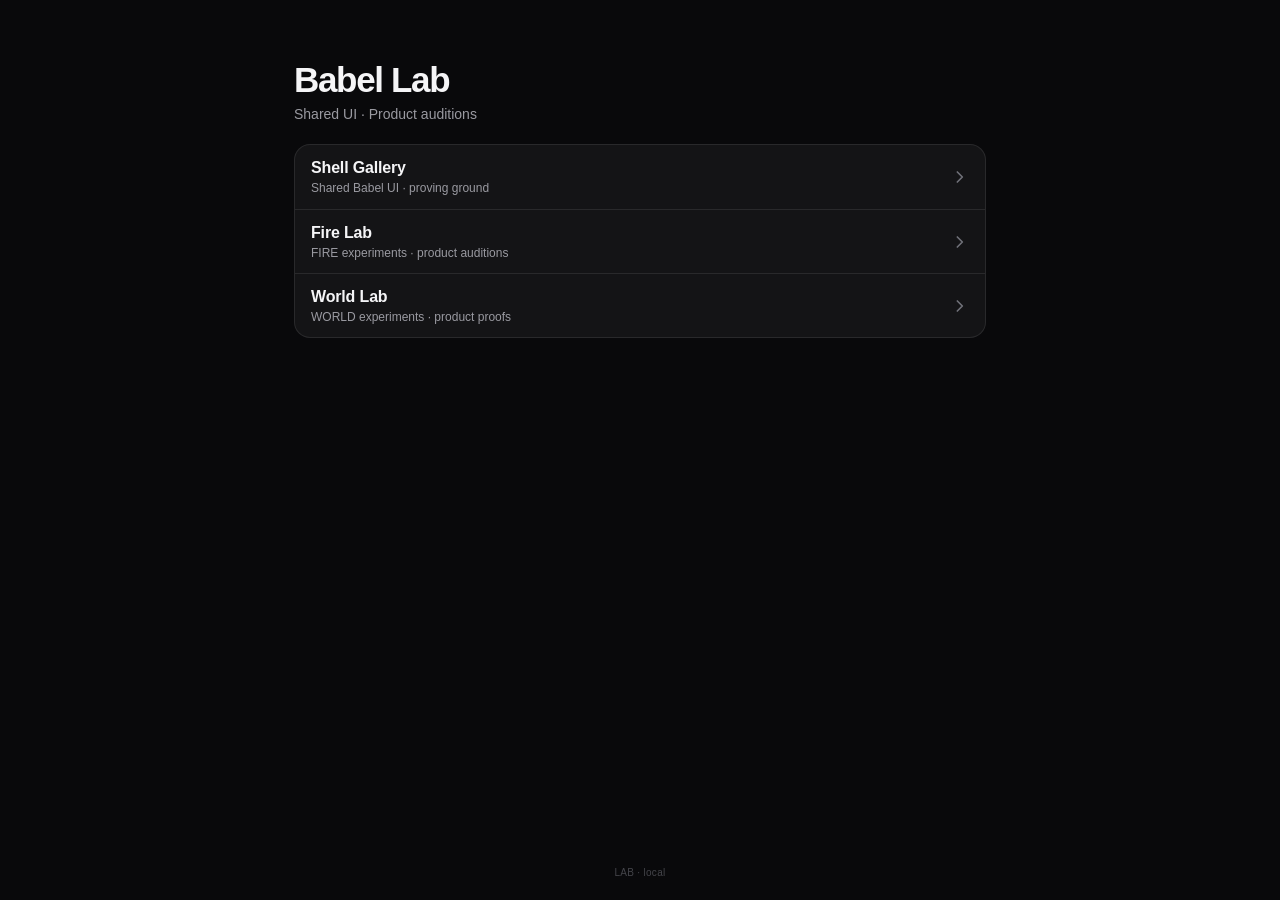
<file: index.html>
<!doctype html>
<html lang="en">
<head>
  <meta charset="utf-8" />
  <meta name="viewport" content="width=device-width,initial-scale=1,viewport-fit=cover" />
  <meta name="theme-color" content="#09090b" />
  <title>Babel Lab</title>
  <link rel="stylesheet" href="shared/lab.css?v=18" />
  <link rel="stylesheet" href="shared/header-reference.css?v=9" />
</head>
<body>
  <main class="lab-shell launcher-shell">
    <header class="lab-header">
      <h1>Babel Lab</h1>
      <p>Shared UI · Product auditions</p>
    </header>

    <section class="launcher-section" aria-label="Lab destinations">
      <div class="experiment-list">
        <a class="experiment-row" href="shell/">
          <span class="experiment-copy"><strong>Shell Gallery</strong><small>Shared Babel UI · proving ground</small></span>
          <span class="row-chevron" aria-hidden="true">›</span>
        </a>
        <a class="experiment-row" href="fire/">
          <span class="experiment-copy"><strong>Fire Lab</strong><small>FIRE experiments · product auditions</small></span>
          <span class="row-chevron" aria-hidden="true">›</span>
        </a>
        <a class="experiment-row" href="world/">
          <span class="experiment-copy"><strong>World Lab</strong><small>WORLD experiments · product proofs</small></span>
          <span class="row-chevron" aria-hidden="true">›</span>
        </a>
      </div>
    </section>

    <p class="lab-version" data-lab-build aria-label="Babel Lab deployed Git revision">LAB · local</p>
  </main>
</body>
</html>
</file>
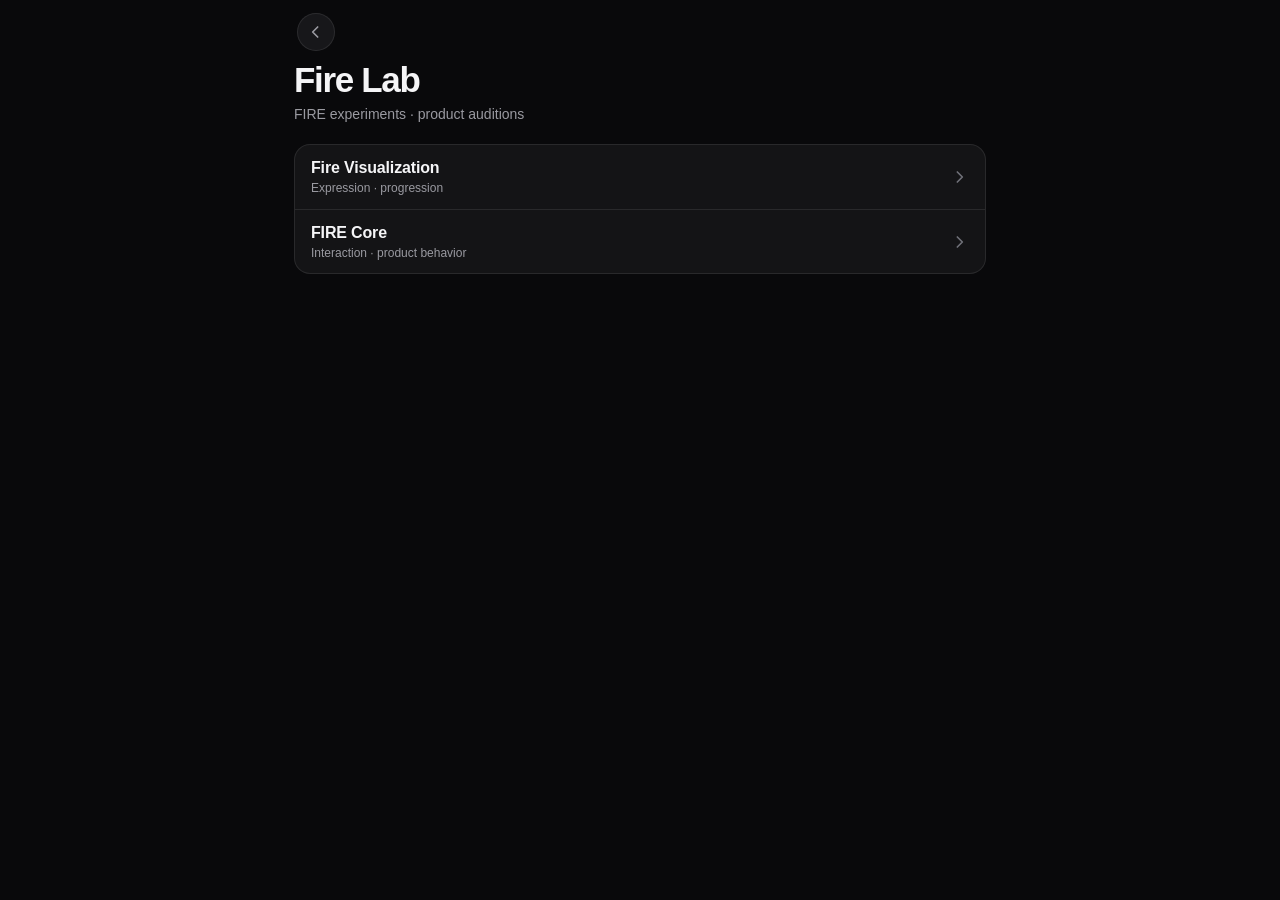
<file: fire/index.html>
<!doctype html>
<html lang="en">
<head>
  <meta charset="utf-8" />
  <meta name="viewport" content="width=device-width,initial-scale=1,viewport-fit=cover" />
  <meta name="theme-color" content="#09090b" />
  <title>Babel Lab — Fire Lab</title>
  <link rel="stylesheet" href="../shared/lab.css?v=18" />
  <link rel="stylesheet" href="../shared/header-reference.css?v=9" />
</head>
<body>
  <main class="lab-shell launcher-shell">
    <header class="lab-topbar">
      <a class="back-link" href="../" aria-label="Back to Babel Lab">←</a>
    </header>

    <header class="lab-page-header">
      <h1>Fire Lab</h1>
      <p>FIRE experiments · product auditions</p>
    </header>

    <section class="launcher-section" aria-label="FIRE experiments">
      <div class="experiment-list">
        <a class="experiment-row" href="visualization/">
          <span class="experiment-copy"><strong>Fire Visualization</strong><small>Expression · progression</small></span>
          <span class="row-chevron" aria-hidden="true">›</span>
        </a>
        <a class="experiment-row" href="core/">
          <span class="experiment-copy"><strong>FIRE Core</strong><small>Interaction · product behavior</small></span>
          <span class="row-chevron" aria-hidden="true">›</span>
        </a>
      </div>
    </section>
  </main>
</body>
</html>
</file>
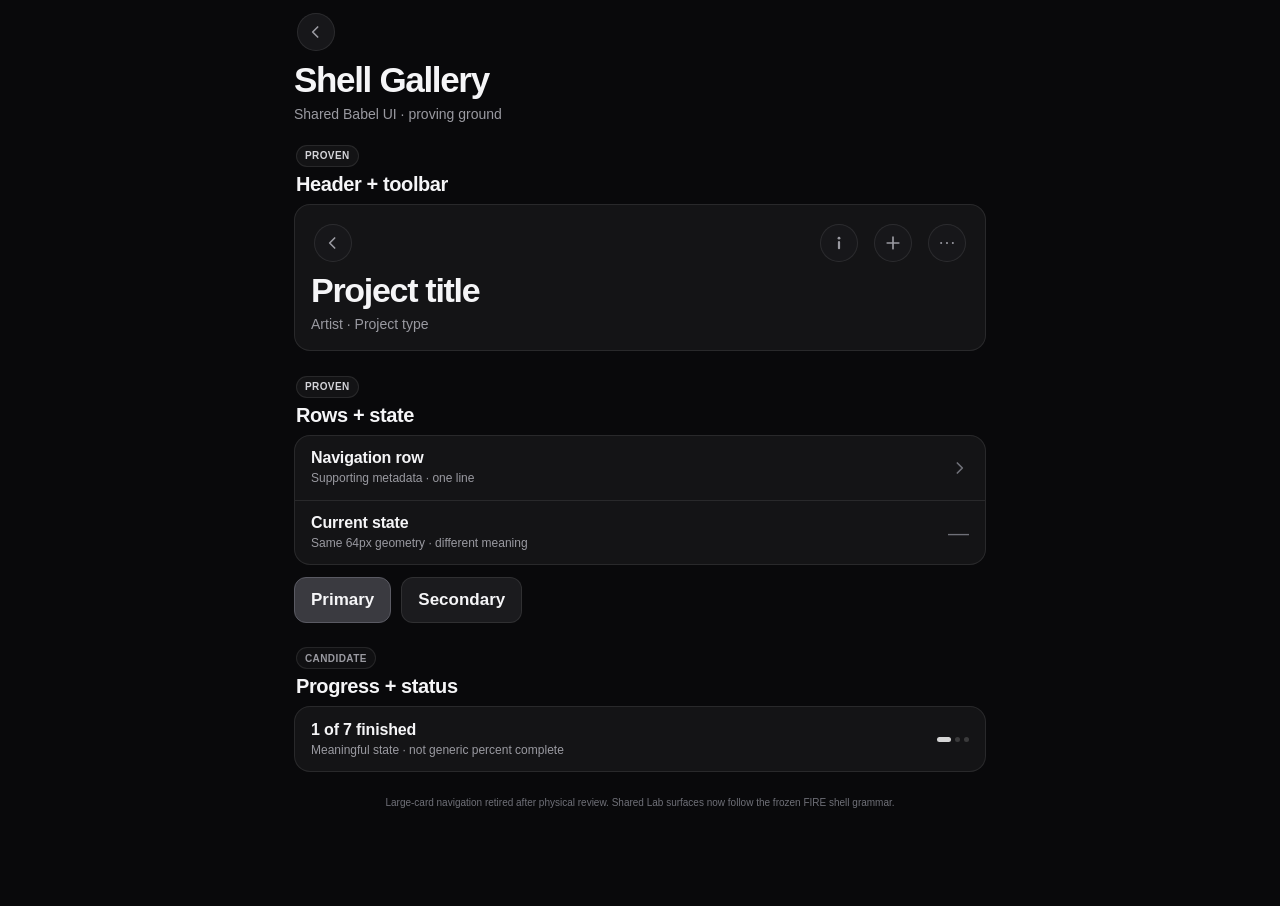
<file: shell/index.html>
<!doctype html>
<html lang="en">
<head>
  <meta charset="utf-8" />
  <meta name="viewport" content="width=device-width,initial-scale=1,viewport-fit=cover" />
  <meta name="theme-color" content="#09090b" />
  <title>Babel Lab — Shell Gallery</title>
  <link rel="stylesheet" href="../shared/lab.css?v=18" />
  <link rel="stylesheet" href="gallery.css?v=2" />
  <link rel="stylesheet" href="../shared/header-reference.css?v=9" />
</head>
<body>
  <main class="lab-shell shell-gallery">
    <header class="lab-topbar">
      <a class="back-link" href="../" aria-label="Back to Babel Lab">←</a>
    </header>

    <header class="lab-page-header">
      <h1>Shell Gallery</h1>
      <p>Shared Babel UI · proving ground</p>
    </header>

    <section class="gallery-section">
      <div class="gallery-section-head">
        <div>
          <span class="gallery-status is-proven">Proven</span>
          <h2>Header + toolbar</h2>
        </div>
      </div>
      <div class="gallery-demo header-demo">
        <div class="gallery-toolbar-row" aria-label="Toolbar control examples">
          <a class="back-link" href="#" onclick="return false" aria-label="Back example">←</a>
          <div class="gallery-toolbar-actions">
            <button class="context-info-btn" type="button" aria-label="Info example">i</button>
            <button class="icon-btn gallery-plus" type="button" aria-label="Add example">+</button>
            <button class="icon-btn gallery-more" type="button" aria-label="More example">•••</button>
          </div>
        </div>
        <div class="gallery-title-demo">
          <strong>Project title</strong>
          <span>Artist · Project type</span>
        </div>
      </div>
    </section>

    <section class="gallery-section">
      <div class="gallery-section-head">
        <div>
          <span class="gallery-status is-proven">Proven</span>
          <h2>Rows + state</h2>
        </div>
      </div>
      <div class="experiment-list gallery-list-demo">
        <a class="experiment-row" href="#" onclick="return false">
          <span class="experiment-copy"><strong>Navigation row</strong><small>Supporting metadata · one line</small></span>
          <span class="row-chevron" aria-hidden="true">›</span>
        </a>
        <a class="experiment-row" href="#" onclick="return false">
          <span class="experiment-copy"><strong>Current state</strong><small>Same 64px geometry · different meaning</small></span>
          <span class="gallery-row-state" aria-hidden="true">—</span>
        </a>
      </div>
      <div class="gallery-action-row">
        <button class="primary-btn" type="button">Primary</button>
        <button class="secondary-btn" type="button">Secondary</button>
      </div>
    </section>

    <section class="gallery-section">
      <div class="gallery-section-head">
        <div>
          <span class="gallery-status is-candidate">Candidate</span>
          <h2>Progress + status</h2>
        </div>
      </div>
      <div class="experiment-list gallery-list-demo">
        <div class="experiment-row">
          <span class="experiment-copy"><strong>1 of 7 finished</strong><small>Meaningful state · not generic percent complete</small></span>
          <span class="gallery-progress" aria-label="1 of 7 finished"><i class="is-current"></i><i></i><i></i></span>
        </div>
      </div>
    </section>

    <p class="gallery-note">Large-card navigation retired after physical review. Shared Lab surfaces now follow the frozen FIRE shell grammar.</p>
  </main>
</body>
</html>
</file>
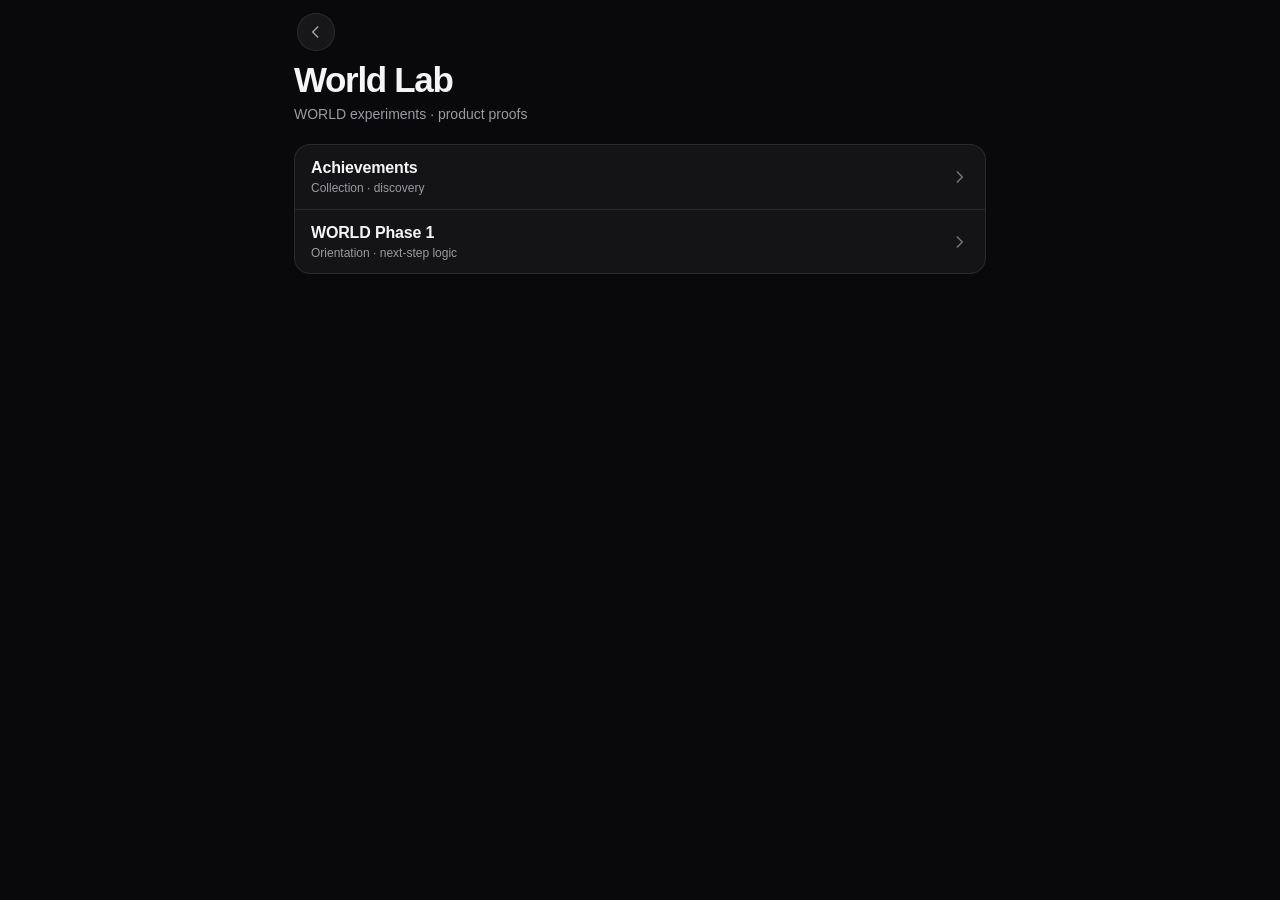
<file: world/index.html>
<!doctype html>
<html lang="en">
<head>
  <meta charset="utf-8" />
  <meta name="viewport" content="width=device-width,initial-scale=1,viewport-fit=cover" />
  <meta name="theme-color" content="#09090b" />
  <title>Babel Lab — World Lab</title>
  <link rel="stylesheet" href="../shared/lab.css?v=18" />
  <link rel="stylesheet" href="../shared/header-reference.css?v=9" />
</head>
<body>
  <main class="lab-shell launcher-shell">
    <header class="lab-topbar">
      <a class="back-link" href="../" aria-label="Back to Babel Lab">←</a>
    </header>

    <header class="lab-page-header">
      <h1>World Lab</h1>
      <p>WORLD experiments · product proofs</p>
    </header>

    <section class="launcher-section" aria-label="WORLD experiments">
      <div class="experiment-list">
        <a class="experiment-row" href="achievements/">
          <span class="experiment-copy"><strong>Achievements</strong><small>Collection · discovery</small></span>
          <span class="row-chevron" aria-hidden="true">›</span>
        </a>
        <a class="experiment-row" href="context-loop/">
          <span class="experiment-copy"><strong>WORLD Phase 1</strong><small>Orientation · next-step logic</small></span>
          <span class="row-chevron" aria-hidden="true">›</span>
        </a>
      </div>
    </section>
  </main>
</body>
</html>
</file>
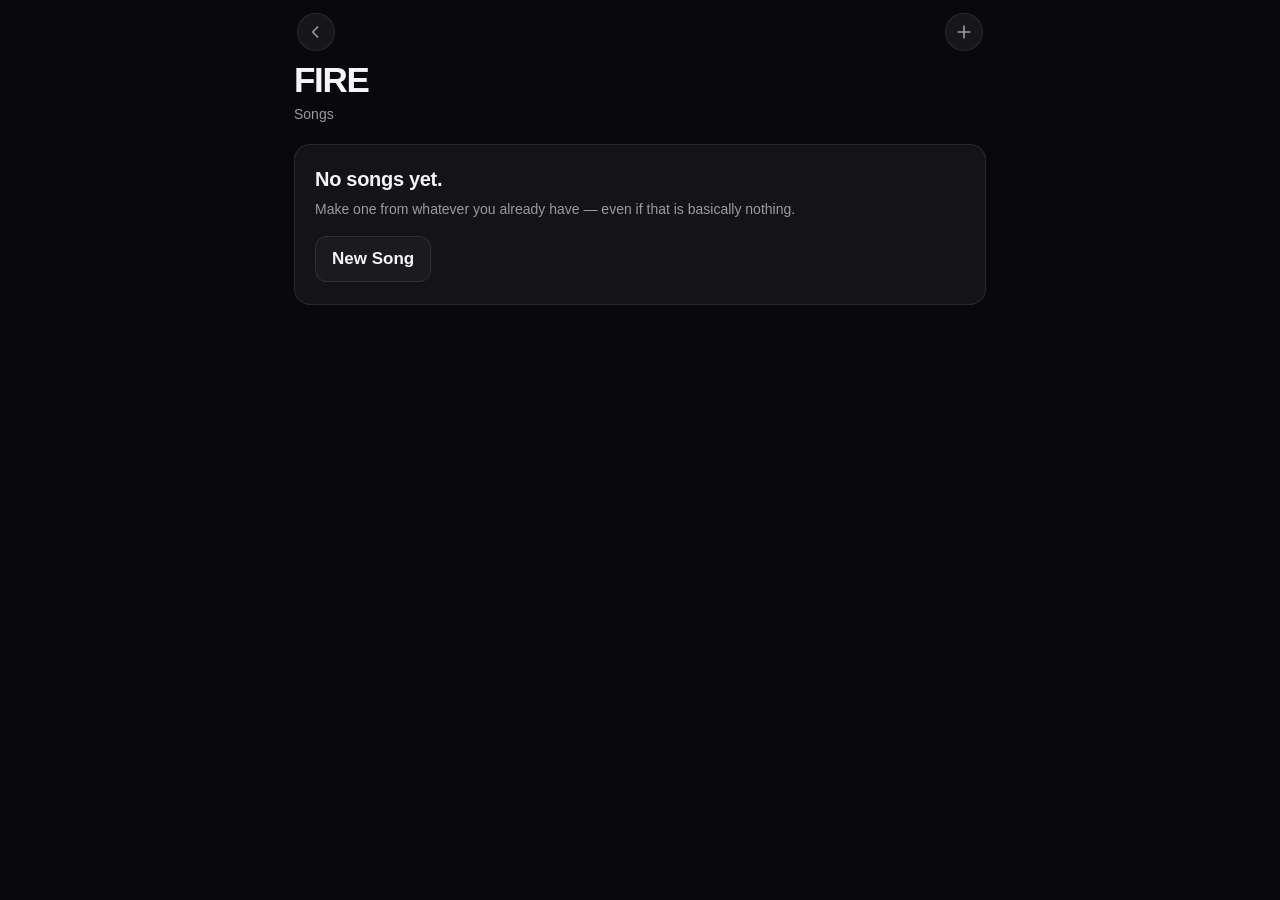
<file: fire/core/index.html>
<!doctype html>
<html lang="en">
<head>
  <meta charset="utf-8" />
  <meta name="viewport" content="width=device-width,initial-scale=1,viewport-fit=cover" />
  <meta name="theme-color" content="#09090b" />
  <title>Babel Lab — FIRE Core</title>
  <link rel="stylesheet" href="../../shared/lab.css?v=18" />
  <link rel="stylesheet" href="../../shared/header-reference.css?v=9" />
  <link rel="stylesheet" href="./core.css?v=4" />
</head>
<body>
  <div id="coreApp"></div>
  <div id="modalRoot" hidden></div>
  <script type="module" src="./core.js?v=3"></script>
</body>
</html>
</file>
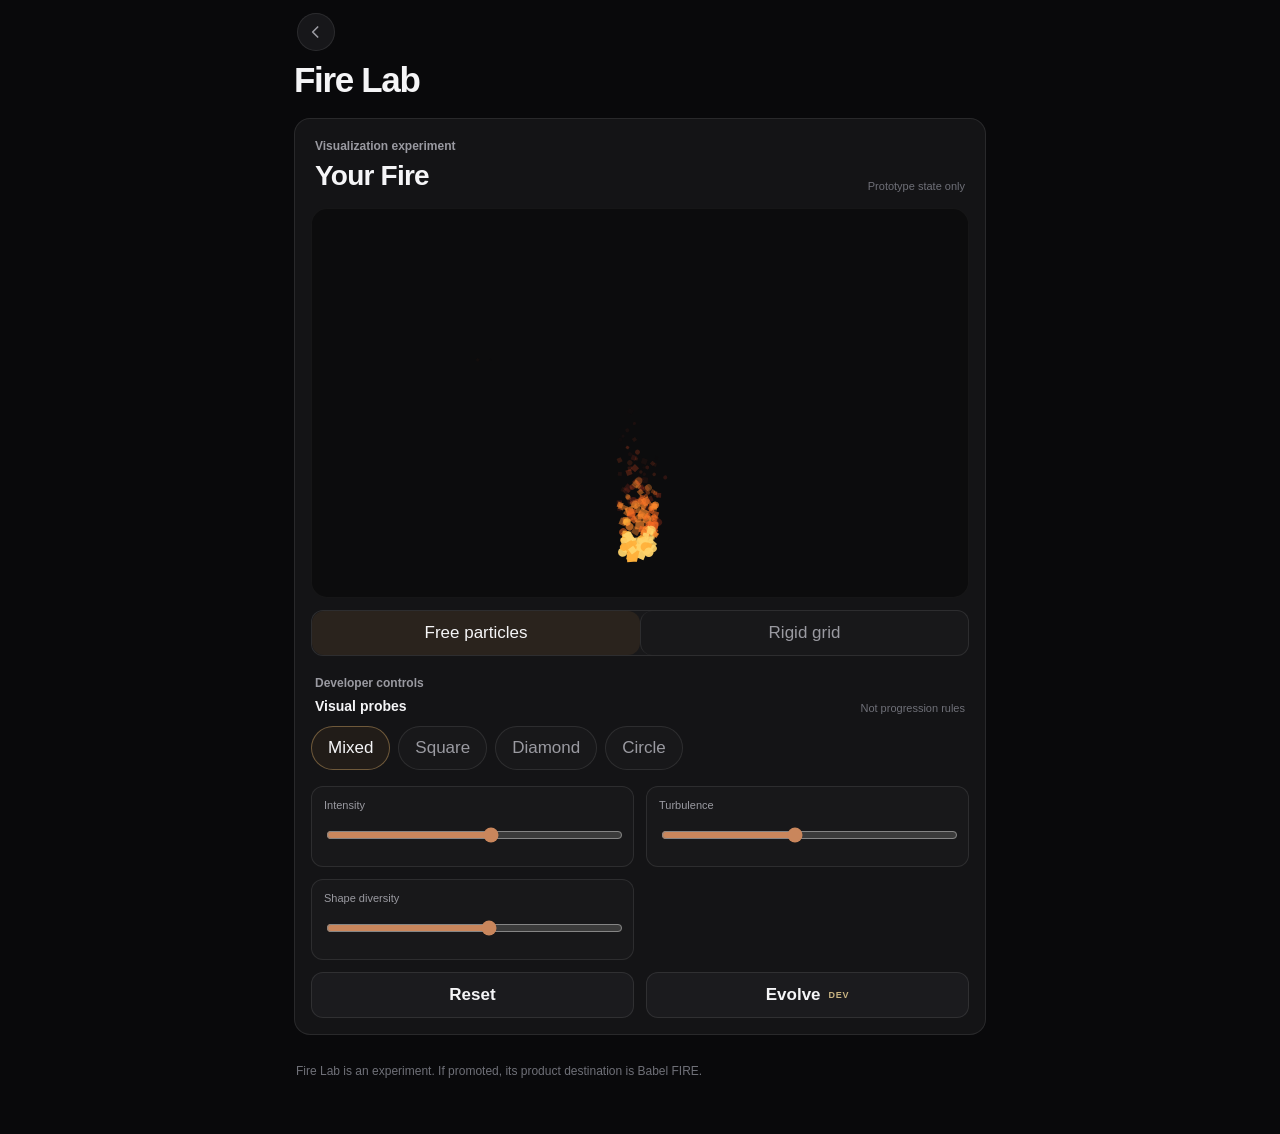
<file: fire/visualization/index.html>
<!doctype html>
<html lang="en">
<head>
  <meta charset="utf-8" />
  <meta name="viewport" content="width=device-width,initial-scale=1,viewport-fit=cover" />
  <meta name="theme-color" content="#09090b" />
  <title>Babel Lab — Fire Visualization</title>
  <link rel="stylesheet" href="../../shared/lab.css?v=18" />
  <link rel="stylesheet" href="../fire.css?v=6" />
  <link rel="stylesheet" href="../../shared/header-reference.css?v=9" />
</head>
<body>
  <div id="app" class="lab-shell" aria-live="polite"></div>
  <script>
    (function(){
      function showBootError(message){
        var app=document.getElementById('app');
        if(!app)return;
        app.innerHTML='<div class="error-card"><strong>Fire visualization hit a JavaScript error.</strong><br><br>'+String(message)+'</div>';
      }
      window.addEventListener('error',function(e){showBootError(e.message||'Unknown script error');});
      window.addEventListener('unhandledrejection',function(e){showBootError(e.reason||'Unhandled promise error');});
    })();
  </script>
  <script src="../fire-engine.js?v=4"></script>
  <script src="../fire-app.js?v=5"></script>
</body>
</html>
</file>
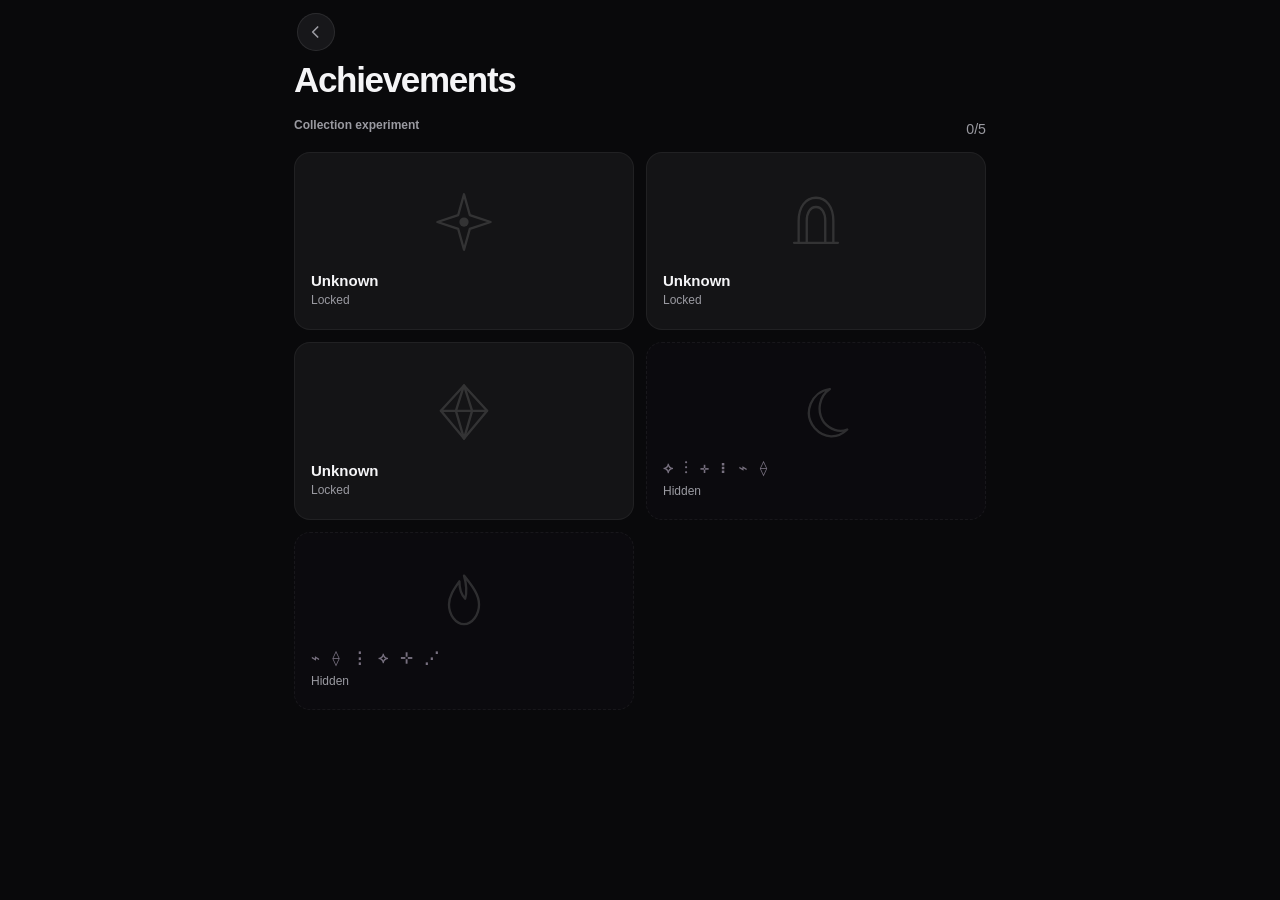
<file: world/achievements/index.html>
<!doctype html>
<html lang="en">
<head>
  <meta charset="utf-8" />
  <meta name="viewport" content="width=device-width,initial-scale=1,viewport-fit=cover" />
  <meta name="theme-color" content="#09090b" />
  <title>Babel Lab — Achievements</title>
  <link rel="stylesheet" href="../../shared/lab.css?v=18" />
  <link rel="stylesheet" href="../world.css?v=6" />
  <link rel="stylesheet" href="../../shared/header-reference.css?v=9" />
</head>
<body>
  <div id="app" class="lab-shell" aria-live="polite"></div>
  <div id="quickview-root"></div>
  <script>
    (function(){
      function showBootError(message){
        var app=document.getElementById('app');
        if(!app)return;
        app.innerHTML='<div class="error-card"><strong>Achievements hit a JavaScript error.</strong><br><br>'+String(message)+'</div>';
      }
      window.addEventListener('error',function(e){showBootError(e.message||'Unknown script error');});
      window.addEventListener('unhandledrejection',function(e){showBootError(e.reason||'Unhandled promise error');});
    })();
  </script>
  <script src="../world-app.js?v=6"></script>
</body>
</html>
</file>
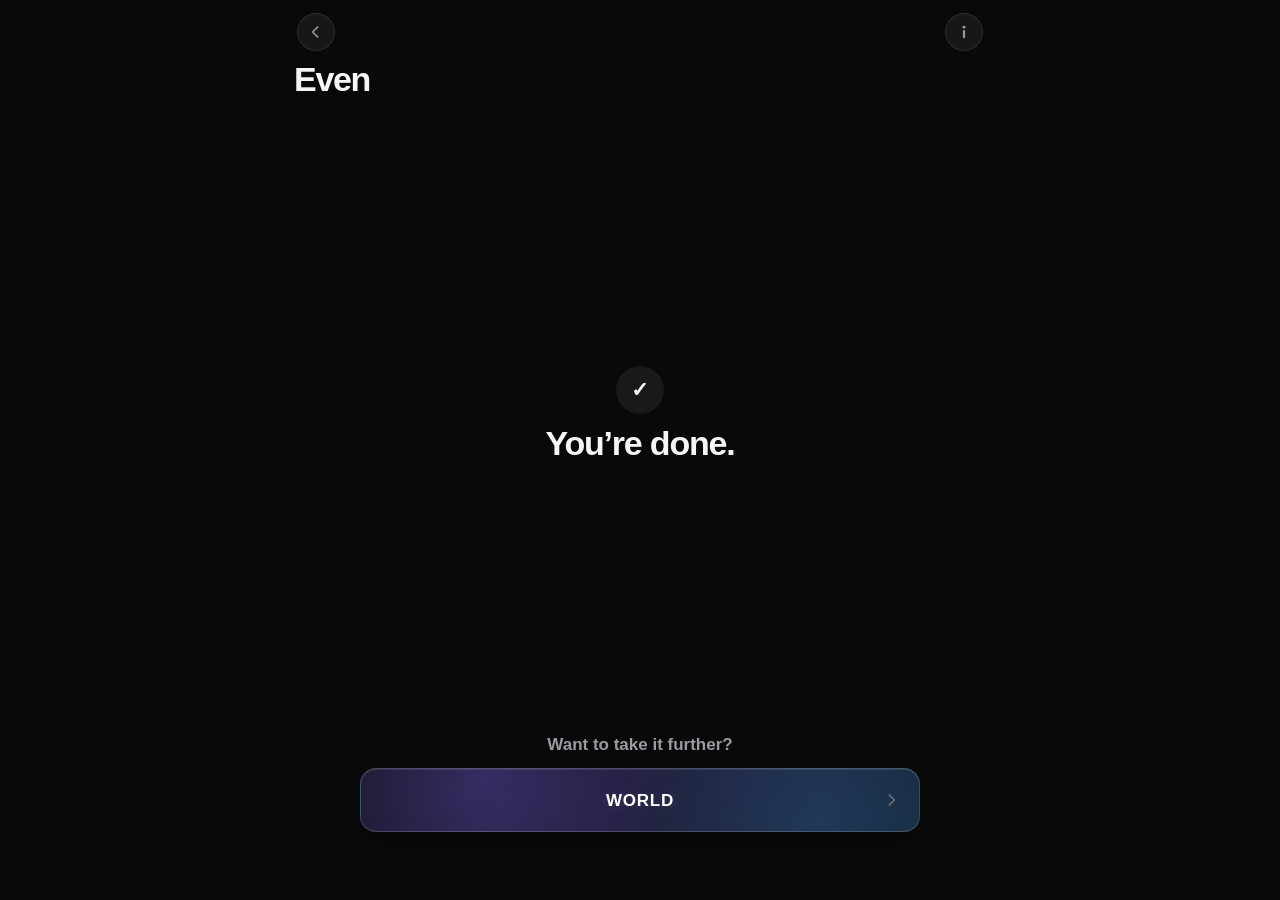
<file: world/context-loop/index.html>
<!doctype html>
<html lang="en">
<head>
  <meta charset="utf-8" />
  <meta name="viewport" content="width=device-width,initial-scale=1,viewport-fit=cover" />
  <meta name="theme-color" content="#09090b" />
  <title>Babel Lab — WORLD Phase 1</title>
  <link rel="stylesheet" href="../../shared/lab.css?v=18" />
  <link rel="stylesheet" href="context-loop.css?v=7" />
  <link rel="stylesheet" href="shell-reference.css?v=5" />
  <link rel="stylesheet" href="../../shared/header-reference.css?v=9" />
</head>
<body>
  <div id="app" class="lab-shell context-shell" aria-live="polite"></div>
  <div id="quickview-root"></div>
  <script>
    (function(){
      function showBootError(message){
        var app=document.getElementById('app');
        if(!app)return;
        app.innerHTML='<div class="error-card"><strong>WORLD Phase 1 hit a JavaScript error.</strong><br><br>'+String(message)+'</div>';
      }
      window.addEventListener('error',function(e){showBootError(e.message||'Unknown script error');});
      window.addEventListener('unhandledrejection',function(e){showBootError(e.reason||'Unhandled promise error');});
    })();
  </script>
  <script src="context-loop.js?v=6"></script>
  <script>
    (function(){
      var app=document.getElementById('app');
      function syncWorldBack(){
        var back=document.querySelector('.context-topbar .back-link');
        if(!back)return;
        back.setAttribute('href','../');
        back.setAttribute('aria-label','Back to World Lab');
      }
      new MutationObserver(syncWorldBack).observe(app,{childList:true,subtree:true});
      syncWorldBack();
    })();
  </script>
</body>
</html>
</file>
<file: shared/lab.css>
:root {
  color-scheme: dark;
  --bg: #09090b;
  --surface: #141416;
  --surface-2: #1b1b1e;
  --surface-3: #202024;
  --panel: var(--surface);
  --panel-2: var(--surface-2);
  --text: #f5f5f7;
  --muted: #9a9aa1;
  --quiet: #6f7078;
  --line: rgba(255,255,255,.09);
  --line-strong: rgba(255,255,255,.16);
  --accent: #3a3a40;
  --accent-soft: rgba(255,255,255,.045);
  --accent-text: var(--text);
  --danger: #ff8f9a;
  --danger-soft: rgba(255,143,154,.1);
  --section-text: var(--muted);
  --meta-text: var(--quiet);
  --state-hover: rgba(255,255,255,.026);
  --state-selected: rgba(255,255,255,.065);
  --state-selected-border: rgba(255,255,255,.28);
  --state-pressed: rgba(255,255,255,.045);
  --focus-ring: #d9d9df;
  --primary-bg: #3a3a40;
  --primary-bg-hover: #47474f;
  --primary-bg-pressed: #47474f;
  --radius-card: 16px;
  --radius-control: 12px;
  --radius-chip: 9px;
  --radius-pill: 999px;
  --radius: var(--radius-card);
  --touch-target: 44px;
  --control-height: 46px;
  --row-height: 64px;
  --row-inline: 16px;
  --row-label-weight: 600;
  --space-1: 4px;
  --space-2: 8px;
  --space-3: 12px;
  --space-4: 16px;
  --space-5: 20px;
  --space-6: 24px;
  --card-padding: var(--space-5);
  --canvas-width: 760px;
  --motion-fast: 120ms;
  --motion-standard: 180ms;
  --ease: cubic-bezier(0.22, 0.8, 0.22, 1);
  --action-max: 220px;
  /* Experiment-local compatibility tokens; not part of the shared shell contract. */
  --gold: #c9b482;
  --orange: #c9865c;
}

* {
  box-sizing: border-box;
  -webkit-tap-highlight-color: transparent;
}
html {
  min-height: 100%;
  background: var(--bg);
  overscroll-behavior-y: none;
}
body {
  margin: 0;
  min-height: 100dvh;
  background: var(--bg);
  color: var(--text);
  overscroll-behavior-y: none;
  font-family: -apple-system, BlinkMacSystemFont, "SF Pro Text", "Segoe UI", sans-serif;
  font-size: 17px;
}
button, input, textarea, select { font: inherit; color: inherit; }
button {
  appearance: none;
  -webkit-appearance: none;
  border: 0;
  background: none;
  border-radius: var(--radius-control);
  cursor: pointer;
  transition: background-color var(--motion-fast) var(--ease), border-color var(--motion-fast) var(--ease), color var(--motion-fast) var(--ease), box-shadow var(--motion-fast) var(--ease);
}
a { color: inherit; }
button:focus-visible, a:focus-visible, input:focus-visible, textarea:focus-visible, select:focus-visible {
  outline: 2px solid var(--focus-ring);
  outline-offset: 2px;
}
button:disabled { cursor: default; opacity: .42; }

/*
  Frozen FIRE G7 shell frame from 4a258c5… / v7-preview/styles.css.
  Base/mobile uses 20px horizontal padding. The final G7 cascade overrides tablet/desktop
  at >=700px to 34px horizontal padding and 54px bottom padding. Keep both declarations:
  the computed cascade, not either rule in isolation, is the reference.
*/
.lab-shell {
  width: min(100%, var(--canvas-width));
  min-width: 0;
  min-height: 100dvh;
  margin: 0 auto;
  padding: calc(10px + env(safe-area-inset-top)) 20px calc(26px + env(safe-area-inset-bottom));
}
.launcher-shell { display: flex; flex-direction: column; }

/* Generic toolbar + page-header composition is owned exclusively by header-reference.css. */
.eyebrow, .experiment-tag {
  color: var(--muted);
  font-size: 12px;
  font-weight: 700;
  letter-spacing: 0;
  text-transform: none;
  margin-bottom: 8px;
}
.lab-footnote { margin: 28px 2px 0; color: var(--meta-text); font-size: 12px; line-height: 1.45; }

.card {
  border: 1px solid var(--line);
  border-radius: var(--radius-card);
  background: var(--surface);
}
.section { margin-top: var(--space-5); }
.section-kicker {
  margin: 0 2px var(--space-2);
  color: var(--section-text);
  font-size: 13px;
  font-weight: 600;
  line-height: 1.35;
}

.primary-btn, .secondary-btn {
  min-height: var(--control-height);
  border-radius: var(--radius-control);
  padding: 0 var(--space-4);
  font-weight: 700;
  display: inline-flex;
  align-items: center;
  justify-content: center;
  gap: var(--space-2);
}
.primary-btn {
  background: var(--primary-bg);
  border: 1px solid #5a5a63;
  color: var(--text);
}
.primary-btn:not(:disabled):active { background: var(--primary-bg-pressed); }
.secondary-btn {
  background: var(--surface-2);
  border: 1px solid var(--line);
  color: var(--text);
}
.secondary-btn:not(:disabled):active { background: var(--state-pressed); }

/* FIRE row grammar: one 64px row family everywhere Lab is navigating. */
.launcher-section { padding: 0; }
.experiment-list {
  overflow: hidden;
  border: 1px solid var(--line);
  border-radius: var(--radius-card);
  background: var(--surface);
}
.experiment-row {
  width: 100%;
  min-height: var(--row-height);
  height: var(--row-height);
  padding: var(--space-2) var(--row-inline);
  display: grid;
  grid-template-columns: minmax(0,1fr) 20px;
  align-items: center;
  gap: var(--space-2);
  border-radius: 0;
  text-decoration: none;
  text-align: left;
  background: transparent;
  transition: background-color var(--motion-fast) var(--ease);
}
.experiment-row + .experiment-row { border-top: 1px solid var(--line); }
.experiment-row:hover { background: var(--state-hover); }
.experiment-row:active { background: var(--state-pressed); }
.experiment-mark { display: none; }
.experiment-copy { min-width: 0; }
.experiment-copy strong {
  display: block;
  overflow: hidden;
  text-overflow: ellipsis;
  white-space: nowrap;
  font-size: 16px;
  line-height: 1.25;
  font-weight: var(--row-label-weight);
  letter-spacing: -.01em;
}
.experiment-copy small {
  display: block;
  margin-top: 2px;
  overflow: hidden;
  text-overflow: ellipsis;
  white-space: nowrap;
  color: var(--muted);
  font-size: 12px;
  line-height: 1.35;
}
.row-chevron { justify-self: end; color: var(--quiet); }

/* Same build/footer treatment as FIRE: tiny, stable, fixed to the safe-area edge. */
.lab-version {
  position: fixed;
  z-index: 2;
  left: 50%;
  bottom: calc(12px + env(safe-area-inset-bottom));
  transform: translateX(-50%);
  margin: 0;
  color: var(--quiet);
  font-size: 10px;
  line-height: 14px;
  letter-spacing: .03em;
  opacity: .58;
  pointer-events: none;
  white-space: nowrap;
  text-align: center;
}

/* Same temporary-UI semantics as the frozen shell: compact sheet, regular dialog. */
.quickview-backdrop {
  position: fixed;
  inset: 0;
  z-index: 10000;
  background: rgba(0,0,0,.52);
  display: flex;
  align-items: flex-end;
  justify-content: center;
  padding: max(16px, env(safe-area-inset-top)) 0 0;
}
.quickview {
  width: min(100%, 520px);
  max-height: min(calc(100dvh - max(16px, env(safe-area-inset-top))), 650px);
  overflow-y: auto;
  margin: 0;
  border: 1px solid var(--line-strong);
  border-bottom: 0;
  border-radius: 22px 22px 0 0;
  background: var(--surface-2);
  padding: var(--space-5) var(--space-5) max(var(--space-5), env(safe-area-inset-bottom));
  box-shadow: 0 -18px 60px rgba(0,0,0,.28);
  overscroll-behavior: contain;
}
.quickview h3 { margin: 4px 0 8px; font-size: 20px; line-height: 1.2; font-weight: 720; }
.quickview p { margin: 0 0 var(--space-4); color: var(--muted); font-size: 14px; line-height: 1.45; }
.error-card { margin: 28px 0; padding: var(--space-4); border: 1px solid rgba(255,143,154,.25); border-radius: var(--radius-card); background: var(--danger-soft); color: #ffdada; }

@media (min-width: 700px) {
  /* Final frozen G7 breakpoint — this was the missing physical iPad rule. */
  .lab-shell {
    width: min(100%, var(--canvas-width));
    padding-inline: 34px;
    padding-bottom: 54px;
  }
  .lab-version { bottom: var(--space-5); }

  .quickview-backdrop {
    align-items: center;
    overflow: auto;
    padding: max(28px, env(safe-area-inset-top)) 28px max(28px, env(safe-area-inset-bottom));
  }
  .quickview {
    width: min(460px, calc(100vw - 56px));
    max-height: min(78svh, 650px);
    margin: auto;
    border-bottom: 1px solid var(--line-strong);
    border-radius: 22px;
    padding: var(--space-5);
    box-shadow: 0 24px 72px rgba(0,0,0,.42);
  }
}

@media (prefers-reduced-motion: reduce) {
  *, *::before, *::after { scroll-behavior: auto !important; }
}
</file>
<file: shared/header-reference.css>
/*
  Babel Lab header reference consumer.
  Canonical implementation reference: Babel FIRE G7 frozen runtime 4a258c5…

  This file owns generic page-header composition and shared symbol artwork.
  The final frozen FIRE cascade is authoritative: 44px interaction host,
  transparent host, one centered 36px visible circular material, and the
  toolbar → title/meta rhythm used throughout the app.
*/

:root {
  --babel-toolbar-title-gap: 8px;
  --babel-toolbar-visual-size: 36px;
  --babel-toolbar-bg: #17171a;
  --babel-toolbar-active: #202024;
  --babel-icon-chevron-back: url("data:image/svg+xml,%3Csvg xmlns='http://www.w3.org/2000/svg' viewBox='0 0 24 24'%3E%3Cpath d='M14 18 8 12l6-6' fill='none' stroke='%23000' stroke-width='2' stroke-linecap='round' stroke-linejoin='round'/%3E%3C/svg%3E");
  --babel-icon-chevron-forward: url("data:image/svg+xml,%3Csvg xmlns='http://www.w3.org/2000/svg' viewBox='0 0 24 24'%3E%3Cpath d='m10 6 6 6-6 6' fill='none' stroke='%23000' stroke-width='2' stroke-linecap='round' stroke-linejoin='round'/%3E%3C/svg%3E");
  --babel-icon-plus: url("data:image/svg+xml,%3Csvg xmlns='http://www.w3.org/2000/svg' viewBox='0 0 24 24'%3E%3Cpath d='M5 12h14M12 5v14' fill='none' stroke='%23000' stroke-width='2' stroke-linecap='round'/%3E%3C/svg%3E");
  --babel-icon-ellipsis: url("data:image/svg+xml,%3Csvg xmlns='http://www.w3.org/2000/svg' viewBox='0 0 24 24'%3E%3Ccircle cx='5' cy='12' r='1.25' fill='%23000'/%3E%3Ccircle cx='12' cy='12' r='1.25' fill='%23000'/%3E%3Ccircle cx='19' cy='12' r='1.25' fill='%23000'/%3E%3C/svg%3E");
  --babel-icon-info: url("data:image/svg+xml,%3Csvg xmlns='http://www.w3.org/2000/svg' viewBox='0 0 20 20'%3E%3Ccircle cx='10' cy='5.15' r='1.4' fill='%23000'/%3E%3Cpath d='M10 9v6.2' fill='none' stroke='%23000' stroke-width='2.2' stroke-linecap='round'/%3E%3C/svg%3E");
}

.lab-topbar,
.context-topbar {
  display: flex;
  justify-content: space-between;
  align-items: center;
  min-height: var(--touch-target);
  gap: var(--space-3);
  margin-bottom: var(--babel-toolbar-title-gap);
}

/* Exact final FIRE G7 frame: 44px hit host, quieter 36px visible material. */
.icon-btn,
.back-link,
.context-info-btn {
  position: relative;
  isolation: isolate;
  width: var(--touch-target);
  min-width: var(--touch-target);
  height: var(--touch-target);
  min-height: var(--touch-target);
  display: inline-grid;
  place-items: center;
  padding: 0;
  border: 0;
  border-radius: 50%;
  background: transparent;
  box-shadow: none;
  text-decoration: none;
  color: var(--muted);
  line-height: 1;
}

.icon-btn::after,
.back-link::after,
.context-info-btn::after {
  content: "";
  position: absolute;
  left: 50%;
  top: 50%;
  width: var(--babel-toolbar-visual-size);
  height: var(--babel-toolbar-visual-size);
  transform: translate(-50%, -50%);
  border: 1px solid var(--line);
  border-radius: 50%;
  background: var(--babel-toolbar-bg);
  box-shadow: none;
  pointer-events: none;
  z-index: 0;
}

.back-link { font-size: 0; }
.back-link::before {
  content: "";
  position: absolute;
  inset: 0;
  margin: auto;
  width: 20px;
  height: 20px;
  background: currentColor;
  -webkit-mask: var(--babel-icon-chevron-back) center / contain no-repeat;
  mask: var(--babel-icon-chevron-back) center / contain no-repeat;
  pointer-events: none;
  z-index: 1;
}

/* Info is purpose-built artwork, not a font glyph. Its optical weight is tuned to Back / Plus / More. */
.context-info-btn { font-size: 0; }
.context-info-btn::before {
  content: "";
  position: absolute;
  inset: 0;
  margin: auto;
  width: 20px;
  height: 20px;
  background: currentColor;
  -webkit-mask: var(--babel-icon-info) center / contain no-repeat;
  mask: var(--babel-icon-info) center / contain no-repeat;
  pointer-events: none;
  z-index: 1;
}
.context-info-btn::after { z-index: 0; }

/* One forward-chevron artwork across navigation rows and the WORLD doorway. */
.row-chevron,
.choice-chevron,
.core-project-arrow,
.world-doorway-chevron {
  width: 20px;
  height: 20px;
  min-width: 20px;
  display: inline-block;
  justify-self: end;
  color: var(--quiet);
  font-size: 0 !important;
  line-height: 0;
  background: currentColor;
  -webkit-mask: var(--babel-icon-chevron-forward) center / contain no-repeat;
  mask: var(--babel-icon-chevron-forward) center / contain no-repeat;
}

/* Gallery uses the same canonical artwork rather than text glyph replicas. */
.gallery-plus,
.gallery-more { font-size: 0; }
.gallery-plus::before,
.gallery-more::before {
  content: "";
  position: absolute;
  inset: 0;
  margin: auto;
  width: 20px;
  height: 20px;
  background: currentColor;
  -webkit-mask-position: center;
  -webkit-mask-repeat: no-repeat;
  -webkit-mask-size: contain;
  mask-position: center;
  mask-repeat: no-repeat;
  mask-size: contain;
  pointer-events: none;
  z-index: 1;
}
.gallery-plus::before {
  -webkit-mask-image: var(--babel-icon-plus);
  mask-image: var(--babel-icon-plus);
}
.gallery-more::before {
  -webkit-mask-image: var(--babel-icon-ellipsis);
  mask-image: var(--babel-icon-ellipsis);
}

.icon-btn:active,
.back-link:active,
.context-info-btn:active { background: transparent; }
.icon-btn:active::after,
.back-link:active::after,
.context-info-btn:active::after { background: var(--babel-toolbar-active); }

/* FIRE header composition: toolbar -> 8px -> title/meta -> 20px to content. */
.lab-page-header,
.context-header {
  margin: 0 0 20px;
  padding: 0;
}
.lab-page-header > .experiment-tag,
.context-header > .eyebrow { display: none; }
.lab-page-header h1,
.context-header h1,
.lab-header h1 {
  margin: 0;
  padding: 0;
  font-size: 34px;
  line-height: 1.04;
  font-weight: 760;
  letter-spacing: -.038em;
}
.context-header p,
.lab-page-header p,
.lab-header p {
  margin: 7px 0 0;
  max-width: 560px;
  color: var(--muted);
  font-size: 14px;
  line-height: 1.35;
}

/* Root Lab has no action, but it occupies the exact same invisible toolbar row. */
.lab-header {
  margin: 0 0 20px;
  padding: calc(var(--touch-target) + var(--babel-toolbar-title-gap)) 0 0;
}

@media (min-width: 700px) {
  /* Final frozen G7 title-size override. */
  .lab-page-header h1,
  .context-header h1,
  .lab-header h1 { font-size: 35px; }
}
</file>
<file: shell/gallery.css>
.shell-gallery{padding-bottom:calc(96px + env(safe-area-inset-bottom))}
.gallery-section{margin-top:var(--space-6)}
.gallery-section:first-of-type{margin-top:0}
.gallery-section-head{display:flex;align-items:end;justify-content:space-between;gap:var(--space-4);margin:0 2px var(--space-2)}
.gallery-section-head h2{margin:6px 0 0;font-size:20px;line-height:1.15;letter-spacing:-.02em;font-weight:700}
.gallery-status{display:inline-flex;align-items:center;min-height:22px;padding:0 8px;border-radius:999px;font-size:10px;font-weight:760;letter-spacing:.04em;text-transform:uppercase;border:1px solid var(--line)}
.gallery-status.is-proven{background:rgba(255,255,255,.045);color:#d4d4d9}
.gallery-status.is-candidate{background:rgba(255,255,255,.03);color:var(--muted)}
.gallery-demo{border:1px solid var(--line);border-radius:var(--radius-card);background:var(--surface);padding:var(--space-4)}
.gallery-toolbar-row{display:flex;align-items:center;justify-content:space-between;min-height:var(--touch-target)}
.gallery-toolbar-actions{display:flex;align-items:center;gap:10px}
.gallery-title-demo{margin-top:var(--babel-toolbar-title-gap)}
.gallery-title-demo strong{display:block;font-size:34px;line-height:1.04;letter-spacing:-.038em;font-weight:760}
.gallery-title-demo span{display:block;margin-top:7px;color:var(--muted);font-size:14px;line-height:1.35}
.gallery-list-demo{margin-top:0}
.gallery-action-row{display:flex;flex-wrap:wrap;gap:10px;margin-top:var(--space-3)}
.gallery-row-state{justify-self:end;color:var(--quiet);font-size:21px;line-height:1}
.gallery-progress{justify-self:end;display:flex;align-items:center;gap:4px}
.gallery-progress i{display:block;width:5px;height:5px;border-radius:50%;background:rgba(255,255,255,.16)}
.gallery-progress i.is-current{width:14px;border-radius:999px;background:rgba(255,255,255,.82)}
.gallery-note{margin:var(--space-6) 2px 0;color:var(--quiet);font-size:10px;line-height:1.4;text-align:center}
@media(max-width:560px){.gallery-action-row{display:grid;grid-template-columns:1fr 1fr}.gallery-action-row>*{width:100%}}
</file>
<file: fire/core/core.css>
.core-column { width: 100%; min-width: 0; }
.core-header { margin-bottom: 20px; }

.core-add { font-size: 0; }
.core-add::before {
  content: "";
  position: absolute;
  inset: 0;
  margin: auto;
  width: 20px;
  height: 20px;
  background: currentColor;
  -webkit-mask: var(--babel-icon-plus) center / contain no-repeat;
  mask: var(--babel-icon-plus) center / contain no-repeat;
  pointer-events: none;
  z-index: 1;
}

.core-project-list,
.core-result-stack {
  overflow: hidden;
  border: 1px solid var(--line);
  border-radius: var(--radius-card);
  background: var(--surface);
}

.core-project-row,
.core-result-btn {
  width: 100%;
  min-height: var(--row-height);
  height: var(--row-height);
  padding: var(--space-2) var(--row-inline);
  border-radius: 0;
  text-align: left;
}

.core-project-row {
  display: grid;
  grid-template-columns: minmax(0, 1fr) 20px;
  align-items: center;
  gap: var(--space-2);
}

.core-project-row + .core-project-row,
.core-result-btn + .core-result-btn { border-top: 1px solid var(--line); }

.core-project-row:active,
.core-result-btn:active { background: var(--state-pressed); }

.core-project-copy { min-width: 0; }
.core-project-copy strong,
.core-project-copy small { display: block; }
.core-project-copy strong {
  overflow: hidden;
  text-overflow: ellipsis;
  white-space: nowrap;
  font-size: 16px;
  line-height: 1.25;
  font-weight: var(--row-label-weight);
  letter-spacing: -.01em;
}
.core-project-copy small {
  margin-top: 2px;
  overflow: hidden;
  text-overflow: ellipsis;
  white-space: nowrap;
  color: var(--muted);
  font-size: 12px;
  line-height: 1.35;
}
.core-project-arrow { justify-self: end; color: var(--quiet); }

.core-empty {
  padding: 22px 20px;
  border: 1px solid var(--line);
  border-radius: var(--radius-card);
  background: var(--surface);
}
.core-empty h2 {
  margin: 0;
  font-size: 20px;
  line-height: 1.2;
  font-weight: 700;
  letter-spacing: -.015em;
}
.core-empty p {
  margin: 8px 0 0;
  color: var(--muted);
  font-size: 14px;
  line-height: 1.5;
}
.core-empty-action { margin-top: 16px; }
.core-lab-reset {
  display: block;
  min-height: 44px;
  margin: 18px auto 0;
  padding: 0 8px;
  color: var(--quiet);
  font-size: 12px;
  font-weight: 650;
}

.core-question-head { margin: 6px 2px 20px; }
.core-question-head h2 {
  margin: 0;
  font-size: 25px;
  line-height: 1.12;
  font-weight: 730;
  letter-spacing: -.018em;
}
.core-question-head p {
  margin: 7px 0 0;
  color: var(--muted);
  font-size: 14px;
  line-height: 1.45;
}

.core-field-label {
  display: block;
  margin: 16px 2px 7px;
  color: var(--muted);
  font-size: 13px;
  font-weight: 650;
  line-height: 1.3;
}
.core-input {
  width: 100%;
  min-height: var(--control-height);
  border: 1px solid var(--line-strong);
  border-radius: var(--radius-control);
  background: var(--surface);
  padding: 10px 13px;
  font-size: 16px;
  line-height: 1.35;
}
.core-input::placeholder { color: var(--quiet); }
.core-select {
  appearance: none;
  -webkit-appearance: none;
  padding-right: 36px;
  background-image:
    linear-gradient(45deg, transparent 50%, var(--quiet) 50%),
    linear-gradient(135deg, var(--quiet) 50%, transparent 50%);
  background-position:
    calc(100% - 18px) calc(50% - 2px),
    calc(100% - 13px) calc(50% - 2px);
  background-size: 5px 5px, 5px 5px;
  background-repeat: no-repeat;
}
.core-examples {
  margin: 8px 2px 0;
  color: var(--quiet);
  font-size: 12px;
  line-height: 1.4;
}
.core-form-primary,
.core-sheet-primary,
.core-sheet-cancel,
.core-other-btn { width: 100%; max-width: none; }
.core-form-primary { margin-top: 20px; }
.core-sheet-primary { margin-top: 18px; }
.core-sheet-cancel,
.core-other-btn { margin-top: 12px; }
.core-text-action {
  min-height: 44px;
  padding: 0 6px;
  color: var(--muted);
  font-size: 14px;
  font-weight: 650;
}
.core-reality-form > .core-text-action {
  display: block;
  margin: 4px auto 0;
}

.core-segmented {
  display: grid;
  grid-template-columns: 1fr 1fr;
  overflow: hidden;
  margin-top: 14px;
  border: 1px solid var(--line-strong);
  border-radius: var(--radius-control);
  background: var(--surface);
}
.core-segment {
  min-height: 44px;
  border-radius: 0;
  color: var(--muted);
  font-size: 14px;
  font-weight: 700;
}
.core-segment + .core-segment { border-left: 1px solid var(--line); }
.core-segment.is-selected {
  background: var(--state-selected);
  color: var(--text);
}

.core-guidance { padding-bottom: 24px; }
.core-kicker {
  margin: 2px 2px 8px;
  color: var(--meta-text);
  font-size: 11px;
  font-weight: 750;
  line-height: 1.2;
  letter-spacing: .02em;
}
.core-guidance > h2 {
  margin: 0;
  max-width: 640px;
  font-size: 27px;
  line-height: 1.13;
  font-weight: 740;
  letter-spacing: -.024em;
}
.core-guidance-copy {
  margin: 14px 0 0;
  max-width: 620px;
  color: var(--muted);
  font-size: 16px;
  line-height: 1.52;
}
.core-listen {
  margin-top: 20px;
  padding: 15px 16px;
  border-radius: var(--radius-control);
  background: var(--surface-2);
}
.core-listen span {
  display: block;
  margin-bottom: 5px;
  color: var(--meta-text);
  font-size: 11px;
  font-weight: 750;
  line-height: 1.2;
  text-transform: uppercase;
  letter-spacing: .035em;
}
.core-listen p {
  margin: 0;
  font-size: 15px;
  line-height: 1.45;
}
.core-why {
  margin-top: 14px;
  color: var(--muted);
  font-size: 13px;
  line-height: 1.48;
}
.core-why summary {
  width: fit-content;
  min-height: 44px;
  display: inline-flex;
  align-items: center;
  cursor: pointer;
  color: var(--text);
  font-weight: 650;
  list-style: none;
}
.core-why summary::-webkit-details-marker { display: none; }
.core-why p { margin: 0 0 2px; max-width: 620px; }
.core-guidance-actions {
  display: flex;
  align-items: center;
  gap: 10px;
  margin-top: 22px;
  padding-top: 18px;
  border-top: 1px solid var(--line);
}
.core-update { min-width: 120px; }
.core-guidance-actions .core-text-action { margin-left: 2px; }

.core-sheet h3 { margin: 0 0 6px; }
.core-result-stack { margin-top: 14px; }
.core-result-btn strong {
  display: block;
  font-size: 15px;
  line-height: 1.3;
  font-weight: 680;
}
.core-textarea {
  width: 100%;
  min-height: 96px;
  margin-top: 14px;
  resize: vertical;
  border: 1px solid var(--line-strong);
  border-radius: var(--radius-control);
  background: var(--surface);
  padding: 12px 14px;
  font-size: 16px;
  line-height: 1.45;
}
.core-textarea::placeholder { color: var(--quiet); }

[hidden] { display: none !important; }

@media (max-width: 699px) {
  .core-question-head h2 { font-size: 23px; }
  .core-guidance > h2 { font-size: 25px; }
  .core-guidance-actions { align-items: stretch; flex-direction: column; gap: 2px; }
  .core-update { width: 100%; }
  .core-guidance-actions .core-text-action { align-self: center; margin-left: 0; }
}
</file>
<file: fire/fire.css>
.fire-lab{padding:var(--space-4);overflow:hidden}
.experiment-heading{display:flex;align-items:flex-end;justify-content:space-between;gap:var(--space-4);padding:var(--space-1) var(--space-1) var(--space-4)}
.experiment-heading h2{margin:var(--space-1) 0 0;font-size:28px;line-height:1.08;letter-spacing:-.028em;font-weight:760}
.experiment-heading small,.developer-heading small{color:var(--quiet);font-size:11px}
.fire-detail-stage{height:390px;position:relative;background:#0c0c0d;border:1px solid rgba(255,255,255,.045);border-radius:var(--radius-card);overflow:hidden}
.fire-detail-stage canvas{display:block;width:100%;height:100%}
.motion-note{margin:var(--space-3) 0 0;padding:var(--space-3);border:1px solid var(--line);border-radius:var(--radius-control);color:var(--muted);font-size:12px;line-height:1.45;background:rgba(255,255,255,.018)}
.renderer-toggle{display:grid;grid-template-columns:1fr 1fr;margin-top:var(--space-3);border:1px solid var(--line);border-radius:var(--radius-control);overflow:hidden;background:rgba(255,255,255,.018)}
.renderer-toggle button{appearance:none;min-height:44px;border:0;background:transparent;color:var(--muted)}
.renderer-toggle button+button{border-left:1px solid var(--line)}
.renderer-toggle button.active{color:var(--text);background:rgba(255,170,70,.08)}
.developer-heading{display:flex;align-items:flex-end;justify-content:space-between;gap:var(--space-4);margin:var(--space-5) var(--space-1) var(--space-3)}
.developer-heading strong{display:block;margin-top:var(--space-1);font-size:14px}
.style-chips{display:flex;gap:var(--space-2);overflow-x:auto;padding-bottom:var(--space-1)}
.chip{appearance:none;min-height:44px;white-space:nowrap;border:1px solid var(--line);border-radius:999px;background:rgba(255,255,255,.02);color:var(--muted);padding:0 var(--space-4)}
.chip.active{color:var(--text);border-color:rgba(255,200,120,.35);background:rgba(255,170,70,.06)}
.controls-grid{display:grid;grid-template-columns:1fr 1fr;gap:var(--space-3);margin-top:var(--space-3)}
.control{padding:var(--space-3);border:1px solid var(--line);border-radius:var(--radius-control);background:rgba(255,255,255,.018)}
.control span{display:block;color:var(--muted);font-size:11px;margin-bottom:var(--space-2)}
.control input{width:100%;accent-color:var(--orange);min-height:28px}
.preset-row{display:flex;gap:var(--space-3);margin-top:var(--space-3)}
.preset-row .secondary-btn{flex:1}
.developer::after{content:' DEV';font-size:9px;letter-spacing:.08em;color:var(--gold)}
@media(max-width:420px){.controls-grid{grid-template-columns:1fr}.fire-detail-stage{height:360px}}
</file>
<file: world/world.css>
.section-title-row{display:flex;align-items:flex-end;justify-content:space-between;gap:var(--space-4);margin-bottom:var(--space-3)}
.section-title-row.compact{align-items:center}
.section-title-row h2{font-size:28px;line-height:1.08;letter-spacing:-.028em;margin:var(--space-1) 0 0;font-weight:760}
.section-title-row small{color:var(--muted)}
.achievement-grid{display:grid;grid-template-columns:repeat(2,minmax(0,1fr));gap:var(--space-3)}
.achievement-card{appearance:none;position:relative;min-height:178px;padding:var(--space-4);text-align:left;border-radius:var(--radius-card);border:1px solid var(--line);background:var(--surface);overflow:hidden}
.badge-wrap{height:92px;display:grid;place-items:center;color:var(--gold);transition:opacity .2s ease}
.badge-wrap svg{width:74px;height:74px}
.achievement-title{display:block;margin-top:var(--space-1);font-size:15px}
.achievement-card small{display:block;color:var(--muted);font-size:12px;margin-top:var(--space-1)}
.achievement-card.locked{border-color:rgba(255,255,255,.055)}
.achievement-card.locked .silhouette,.achievement-detail.locked .silhouette{color:#595959;opacity:.46}
.achievement-card.secret.locked{background:rgba(80,69,105,.035);border-style:dashed}
.glyph-text{font-family:"Courier New",monospace;letter-spacing:.08em;color:#77707f;line-height:1.25;word-break:break-word}
.source-dot{position:absolute;top:var(--space-3);right:var(--space-3);width:28px;height:28px;border-radius:999px;border:1px solid rgba(255,125,57,.32);background:#321a10;display:grid;place-items:center;font-size:12px}
.achievement-detail{padding:var(--space-5)}
.detail-badge{height:190px;display:grid;place-items:center;color:var(--gold)}
.detail-badge svg{width:132px;height:132px}
.achievement-detail h2{font-size:30px;line-height:1.08;letter-spacing:-.03em;font-weight:760;margin:var(--space-2) 0 var(--space-3)}
.achievement-detail p{color:var(--muted);line-height:1.5;margin:0}
.source-mark{appearance:none;min-height:44px;margin-top:var(--space-5);border:1px solid rgba(255,125,57,.25);background:#25150f;color:#ffc08a;border-radius:999px;padding:0 var(--space-3)}
.developer-panel{padding:var(--space-4);display:flex;align-items:center;gap:var(--space-4)}
.developer-panel>div{flex:1}
.developer-panel strong{display:block;margin-top:var(--space-1)}
.developer-panel p{font-size:12px;color:var(--muted);line-height:1.4;margin:var(--space-1) 0 0}
.developer-panel .primary-btn,.developer-panel .secondary-btn{flex:0 0 auto;white-space:nowrap}
@media(max-width:420px){.achievement-card{min-height:168px}.developer-panel{align-items:stretch;flex-direction:column}.developer-panel .primary-btn,.developer-panel .secondary-btn{width:100%}}
</file>
<file: world/context-loop/context-loop.css>
.context-main{display:grid;gap:var(--space-4)}

.context-card{padding:var(--space-5);border:1px solid var(--line);border-radius:var(--radius-card);background:var(--panel)}
.context-card h2{margin:0 0 var(--space-2);font-size:27px;line-height:1.1;letter-spacing:-.025em}
.context-card p{margin:0;color:var(--muted);font-size:14px;line-height:1.5}

.action-stack{display:grid;gap:var(--space-2);margin-top:var(--space-5)}
.context-primary,.context-secondary,.context-quiet{appearance:none;width:100%;min-height:var(--control-height);border-radius:var(--radius-control);padding:0 var(--space-4);font-weight:700;text-align:center}
.context-primary{border:1px solid var(--line-strong);background:var(--accent);color:var(--accent-text)}
.context-secondary{border:1px solid var(--line);background:var(--panel-2);color:var(--text)}
.context-quiet{border:0;background:transparent;color:var(--muted);font-weight:620}
.context-primary:active,.context-secondary:active,.context-quiet:active,.project-choice:active,.question-option:active,.direction-option:active,.random-picker:active{transform:scale(.985)}

/* FIRE completion stays deliberately quiet. */
.fire-finish-screen{min-height:calc(100dvh - 92px - env(safe-area-inset-top) - env(safe-area-inset-bottom));display:grid;grid-template-rows:auto 1fr auto;gap:var(--space-6);padding:0 var(--space-1) var(--space-4)}
.fire-finish-identity .eyebrow{margin-bottom:8px}
.fire-finish-identity h1{margin:0;font-size:40px;line-height:1.02;letter-spacing:-.038em;font-weight:790}
.completion-moment{align-self:center;text-align:center;padding:28px 0 44px}
.completion-mark{width:48px;height:48px;margin:0 auto var(--space-3);border-radius:50%;display:grid;place-items:center;background:rgba(255,255,255,.065);font-size:21px;font-weight:760;color:var(--text)}
.completion-mark.small{width:40px;height:40px;margin:0 0 var(--space-3);font-size:18px}
.completion-moment h2{margin:0;font-size:34px;line-height:1.05;letter-spacing:-.035em;font-weight:760}
.world-invite{width:min(100%,560px);margin:0 auto;padding:0 0 8px;text-align:center}
.world-invite h3{margin:0 0 var(--space-3);font-size:17px;line-height:1.3;font-weight:650;color:var(--muted)}

/* WORLD gets one expressive material, not a second icon/navigation language. */
.world-doorway{position:relative;isolation:isolate;overflow:hidden;appearance:none;width:100%;min-height:64px;border:1px solid rgba(255,255,255,.18);border-radius:var(--radius-card);padding:0 18px;display:grid;grid-template-columns:20px minmax(0,1fr) 20px;align-items:center;gap:12px;background:radial-gradient(circle at 22% 18%,rgba(131,102,255,.25),transparent 42%),radial-gradient(circle at 82% 86%,rgba(74,174,255,.16),transparent 44%),linear-gradient(125deg,#171625 0%,#211e3b 48%,#142536 100%);color:#fff;box-shadow:0 12px 34px rgba(0,0,0,.24),inset 0 1px 0 rgba(255,255,255,.1);text-align:left;cursor:pointer;transition:border-color .18s ease,box-shadow .18s ease;animation:world-breathe 5.2s ease-in-out infinite}
.world-doorway::before{content:"";position:absolute;z-index:-1;inset:-35%;background:linear-gradient(110deg,transparent 36%,rgba(255,255,255,.03) 45%,rgba(255,255,255,.13) 50%,rgba(255,255,255,.03) 55%,transparent 64%);transform:translateX(-68%) rotate(4deg);animation:world-sheen 6.2s ease-in-out infinite}
.world-doorway:hover{border-color:rgba(255,255,255,.26);box-shadow:0 15px 40px rgba(0,0,0,.3),inset 0 1px 0 rgba(255,255,255,.12)}
.world-doorway:active{background-color:rgba(255,255,255,.03)}
.world-doorway-balance{width:20px;height:20px}
.world-doorway-label{font-size:17px;line-height:1;font-weight:760;letter-spacing:.045em;text-align:center;text-shadow:0 1px 14px rgba(255,255,255,.1)}
.world-doorway-chevron{color:rgba(255,255,255,.82)}
@keyframes world-breathe{0%,100%{box-shadow:0 12px 34px rgba(0,0,0,.24),inset 0 1px 0 rgba(255,255,255,.1)}50%{box-shadow:0 14px 40px rgba(50,74,145,.18),inset 0 1px 0 rgba(255,255,255,.12)}}
@keyframes world-sheen{0%,62%{transform:translateX(-68%) rotate(4deg)}84%,100%{transform:translateX(68%) rotate(4deg)}}

/* Relationship is asked only when WORLD genuinely lacks the relationship. */
.relationship-main{align-content:start}
.relationship-step{padding:16px var(--space-1) 0}
.step-label,.choice-label,.guidance-kicker{color:var(--muted);font-size:12px;font-weight:700}
.relationship-step h2{margin:6px 0 0;font-size:27px;line-height:1.12;letter-spacing:-.025em}
.choice-group{margin-top:var(--space-6)}
.choice-label{margin:0 0 var(--space-2)}
.project-choice{appearance:none;width:100%;min-height:var(--row-height);padding:var(--space-2) var(--row-inline);display:grid;grid-template-columns:minmax(0,1fr) 20px;align-items:center;gap:var(--space-2);border:1px solid var(--line);border-radius:var(--radius-card);background:var(--panel);color:var(--text)}
.object-copy{min-width:0;text-align:left}
.object-copy strong{display:block;font-size:16px;line-height:1.25}
.object-copy small{display:block;margin-top:2px;color:var(--muted);font-size:12px;line-height:1.35}
.choice-chevron{color:var(--quiet)}
.relationship-actions{display:grid;gap:var(--space-2);margin-top:var(--space-4)}

.create-card{padding-top:var(--space-6)}
.field-label{display:block;margin-bottom:var(--space-2);font-size:13px;font-weight:700;color:var(--text)}
.context-input{appearance:none;width:100%;min-height:var(--control-height);border:1px solid var(--line);border-radius:var(--radius-control);background:rgba(255,255,255,.025);padding:0 var(--space-4);font-size:16px;outline:none}
.context-input:focus{border-color:rgba(255,255,255,.28)}

/* WORLD guidance: direction first, rationale only on demand. */
.guidance-main{gap:var(--space-4)}
.guidance-card{overflow:hidden;border:1px solid var(--line);border-radius:var(--radius-card);background:var(--panel)}
.guidance-primary{padding:var(--space-5)}
.guidance-primary h2{margin:7px 0 0;font-size:26px;line-height:1.12;letter-spacing:-.025em}
.guidance-why{margin-top:var(--space-4)}
.guidance-why summary{list-style:none;display:inline-flex;align-items:center;gap:5px;color:var(--muted);font-size:13px;line-height:1.3;font-weight:650;cursor:pointer}
.guidance-why summary::-webkit-details-marker{display:none}
.guidance-why summary::marker{content:""}
.guidance-why p{margin:10px 0 0;max-width:560px;color:var(--muted);font-size:13px;line-height:1.48}
.guidance-alternative{padding:var(--space-4) var(--space-5);border-top:1px solid var(--line)}
.guidance-alternative h3{margin:0;font-size:15px;line-height:1.3;font-weight:700}
.guidance-alternative p{margin:3px 0 0;color:var(--muted);font-size:13px;line-height:1.42}

.question-options,.direction-grid{display:grid;gap:0;margin:0}
.question-option,.direction-option{appearance:none;width:100%;min-height:var(--row-height);border:0;border-top:1px solid var(--line);border-radius:0;background:transparent;color:var(--text);text-align:left;padding:var(--space-2) var(--row-inline)}
.question-option{font-weight:680}
.direction-option{display:grid;align-content:center;gap:3px}
.direction-option strong{font-size:15px}
.direction-option span{color:var(--muted);font-size:12px}
.direction-option.is-selected{background:rgba(255,255,255,.065)}
.random-picker{appearance:none;width:calc(100% - (2 * var(--row-inline)));min-height:var(--control-height);margin:var(--space-3) var(--row-inline) var(--row-inline);border:1px solid var(--line);border-radius:var(--radius-control);background:transparent;color:var(--muted);font-weight:680}

.quiet-result{min-height:48dvh;padding:0 var(--space-1);display:grid;align-content:center}
.quiet-result h2{margin:0;font-size:28px;line-height:1.1;letter-spacing:-.025em}
.standalone-back{margin-top:var(--space-5);width:min(100%,360px)}

/* Prototype controls are a tiny settings sheet, not a dashboard. */
.prototype-sheet{max-width:420px}
.prototype-sheet h3{margin:0;font-size:20px;line-height:1.2;font-weight:720}
.prototype-sheet-meta{margin:5px 0 var(--space-4);color:var(--muted);font-size:12px;line-height:1.35}
.prototype-setting-list{overflow:hidden;border:1px solid var(--line);border-radius:var(--radius-card);background:var(--surface)}
.prototype-setting-row{min-height:var(--row-height);display:grid;grid-template-columns:minmax(0,1fr) minmax(128px,42%);align-items:center;gap:var(--space-3);padding:var(--space-2) 12px var(--space-2) var(--row-inline)}
.prototype-setting-row+.prototype-setting-row{border-top:1px solid var(--line)}
.prototype-setting-row label{min-width:0;font-size:14px;line-height:1.3;font-weight:600}
.prototype-select-wrap{position:relative;min-width:0}
.prototype-select-wrap::after{content:"";position:absolute;right:10px;top:50%;width:16px;height:16px;transform:translateY(-50%) rotate(90deg);background:var(--quiet);-webkit-mask:var(--babel-icon-chevron-forward) center / contain no-repeat;mask:var(--babel-icon-chevron-forward) center / contain no-repeat;pointer-events:none}
.prototype-select{appearance:none;-webkit-appearance:none;width:100%;min-height:40px;border:1px solid var(--line);border-radius:11px;background:var(--surface-2);color:var(--text);padding:0 32px 0 11px;font-size:14px;font-weight:650;outline:none}
.prototype-select:focus-visible{border-color:var(--state-selected-border)}
.prototype-actions{display:grid;gap:var(--space-1);margin-top:var(--space-4)}
.prototype-actions .primary-btn{width:100%}
.prototype-reset{min-height:44px;color:var(--muted);font-size:13px;font-weight:650}
.prototype-reset:active{color:var(--text);background:transparent}

@media(max-width:560px){
  .fire-finish-identity h1{font-size:34px}
  .fire-finish-screen{min-height:calc(100dvh - 84px - env(safe-area-inset-top) - env(safe-area-inset-bottom));padding-bottom:var(--space-3)}
  .completion-moment{padding:20px 0 30px}
  .completion-moment h2{font-size:32px}
  .world-doorway{min-height:64px;padding:0 16px}
  .guidance-primary{padding:var(--space-4)}
  .guidance-primary h2{font-size:24px}
  .guidance-alternative{padding:var(--space-4)}
  .context-card{padding:var(--space-4)}
  .relationship-step{padding-top:8px}
  .prototype-setting-row{grid-template-columns:minmax(0,1fr) minmax(120px,46%)}
}

@media(prefers-reduced-motion:reduce){
  .world-doorway,.world-doorway::before{animation:none!important}
  .world-doorway:active,.context-primary:active,.context-secondary:active,.context-quiet:active,.project-choice:active,.question-option:active,.direction-option:active,.random-picker:active{transform:none}
}
</file>
<file: world/context-loop/shell-reference.css>
/*
  WORLD Phase 1 is an experiment; the generic app shell is not.
  This layer reconciles the specimen to the frozen Babel shell reference
  (FIRE G7 runtime 4a258c5...) while leaving WORLD-specific expression local.

  Toolbar + page-header composition is owned by ../../shared/header-reference.css.
  This file only adapts WORLD content to FIRE's stable groups/rows/controls.
*/

.context-shell{max-width:760px}
.context-main{gap:var(--space-3)}

.context-card,.guidance-card{border:1px solid var(--line);border-radius:var(--radius-card);background:var(--surface)}

.context-primary,.context-secondary,.context-quiet,.question-option,.direction-option,.random-picker{min-height:var(--control-height);border-radius:var(--radius-control)}
.context-primary{background:var(--primary-bg);border:1px solid #5a5a63;color:var(--text)}
.context-primary:not(:disabled):active{transform:none;background:var(--primary-bg-pressed)}
.context-secondary{background:var(--surface-2);border:1px solid var(--line);color:var(--text)}
.context-quiet{color:var(--muted)}
.context-secondary:not(:disabled):active,.context-quiet:not(:disabled):active,.project-choice:not(:disabled):active,.question-option:not(:disabled):active,.direction-option:not(:disabled):active,.random-picker:not(:disabled):active{transform:none;background-color:var(--state-pressed)}

/* Relationship choices use the same 64px row geometry as FIRE. */
.project-choice{min-height:var(--row-height);max-height:var(--row-height);padding:var(--space-2) var(--row-inline);grid-template-columns:minmax(0,1fr) 20px;gap:var(--space-2);border:1px solid var(--line);border-radius:var(--radius-card);background:var(--surface);overflow:hidden}
.project-choice .object-copy strong{font-size:16px;line-height:1.25;font-weight:var(--row-label-weight);white-space:nowrap;overflow:hidden;text-overflow:ellipsis}
.project-choice .object-copy small{margin-top:2px;font-size:12px;line-height:1.35;white-space:nowrap;overflow:hidden;text-overflow:ellipsis}
.choice-chevron,.world-doorway-chevron{display:block;width:20px;height:20px;font-size:0;background:currentColor;-webkit-mask:var(--babel-icon-chevron-forward) center / contain no-repeat;mask:var(--babel-icon-chevron-forward) center / contain no-repeat}
.choice-chevron{color:var(--quiet)}

.relationship-step h2{margin:6px 0 0;font-size:23px;line-height:1.15;letter-spacing:-.025em;font-weight:730}
.relationship-actions{overflow:hidden;gap:0;border:1px solid var(--line);border-radius:var(--radius-card);background:var(--surface)}
.relationship-actions .context-secondary,.relationship-actions .context-quiet{min-height:var(--row-height);border:0;border-radius:0;background:transparent;text-align:left;justify-content:flex-start;padding:var(--space-2) var(--row-inline);font-size:16px;font-weight:var(--row-label-weight)}
.relationship-actions .context-quiet{border-top:1px solid var(--line);color:var(--muted)}

.context-input{min-height:var(--control-height);border:1px solid var(--line);border-radius:var(--radius-control);background:var(--surface);padding:0 var(--space-4)}
.context-input:focus{border-color:var(--state-selected-border)}

/* WORLD-local guidance grammar: direction first, rationale only when requested. */
.guidance-main{gap:var(--space-3)}
.guidance-card{padding:0;overflow:hidden}
.guidance-primary{padding:18px var(--row-inline) 17px}
.guidance-kicker{margin-bottom:7px;font-size:12px;line-height:1.35;color:var(--muted);font-weight:700}
.guidance-primary h2{margin:0;font-size:23px;line-height:1.15;font-weight:730;letter-spacing:-.025em}
.guidance-why{margin-top:14px}
.guidance-why summary{display:inline-flex;align-items:center;gap:4px;color:var(--muted);font-size:13px;line-height:1.35;font-weight:650;cursor:pointer;user-select:none}
.guidance-why summary:focus-visible{outline:2px solid var(--state-selected-border);outline-offset:4px;border-radius:6px}
.guidance-why-chevron{display:block;width:14px;height:14px;background:currentColor;-webkit-mask:var(--babel-icon-chevron-forward) center / contain no-repeat;mask:var(--babel-icon-chevron-forward) center / contain no-repeat;transform:rotate(90deg);transition:transform .16s ease}
.guidance-why[open] .guidance-why-chevron{transform:rotate(270deg)}
.guidance-why p{margin:9px 0 0;max-width:540px;color:var(--muted);font-size:13px;line-height:1.48}
.guidance-alternative{padding:13px var(--row-inline) 14px;border-top:1px solid var(--line)}
.guidance-alternative h3{margin:0;font-size:15px;line-height:1.3;font-weight:700}
.guidance-alternative p{margin:2px 0 0;color:var(--muted);font-size:13px;line-height:1.4}

/* Context/open modes reuse the guidance surface; only the semantic rows change. */
.context-question .guidance-primary h2{font-size:20px;line-height:1.2}
.question-options,.direction-grid{margin:0;gap:0}
.question-option,.direction-option{min-height:var(--row-height);max-height:var(--row-height);border:0;border-top:1px solid var(--line);border-radius:0;background:transparent;padding:var(--space-2) var(--row-inline);text-align:left}
.question-option{font-size:16px;font-weight:var(--row-label-weight)}
.direction-option{align-content:center}
.direction-option strong{font-size:16px;font-weight:var(--row-label-weight)}
.direction-option span{overflow:hidden;text-overflow:ellipsis;white-space:nowrap;font-size:12px}
.direction-option.is-selected{background:var(--state-selected);border-color:var(--line)}
.random-picker{width:calc(100% - (2 * var(--row-inline)));margin:var(--space-3) var(--row-inline) var(--row-inline);border:1px solid var(--line);background:transparent}

/* FIRE completion keeps its expressive doorway, but its page identity never changes scale. */
.fire-finish-identity .eyebrow{display:none}
.fire-finish-identity h1{margin:0;font-size:34px;line-height:1.04;font-weight:760;letter-spacing:-.038em}
.fire-finish-screen{min-height:calc(100dvh - 10px - env(safe-area-inset-top) - 44px - 8px - 34px - 26px - env(safe-area-inset-bottom));padding:0}
.completion-moment{padding:var(--space-5) 0 var(--space-6)}

/* WORLD doorway is an earned expressive exception, not generic shell chrome. */
.world-doorway{border-radius:var(--radius-card)}

@media(max-width:560px){
  .fire-finish-identity h1{font-size:34px}
  .fire-finish-screen{padding-bottom:0}
  .context-card{padding:0}
  .guidance-primary{padding:16px var(--row-inline) 15px}
  .guidance-primary h2{font-size:22px}
  .context-question .guidance-primary h2{font-size:19px}
}

@media(prefers-reduced-motion:reduce){
  .guidance-why-chevron{transition:none}
}
</file>
